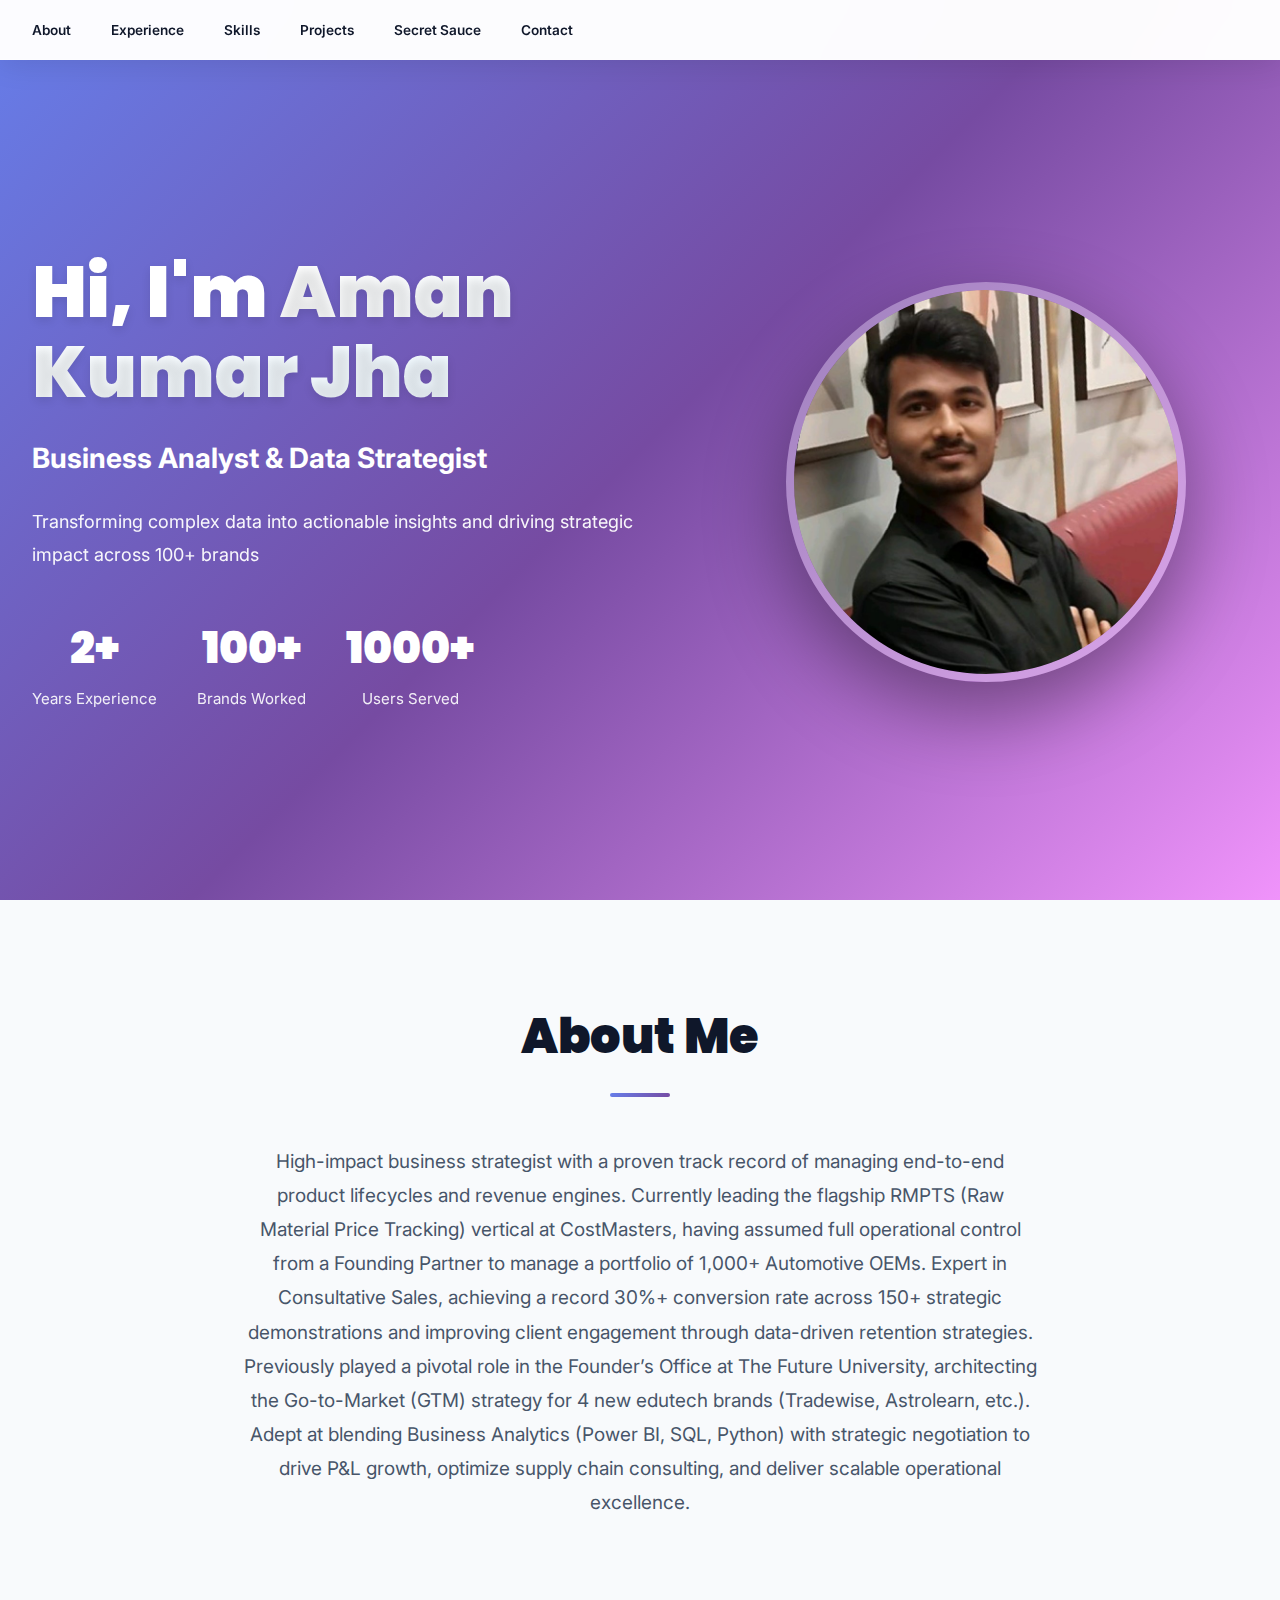
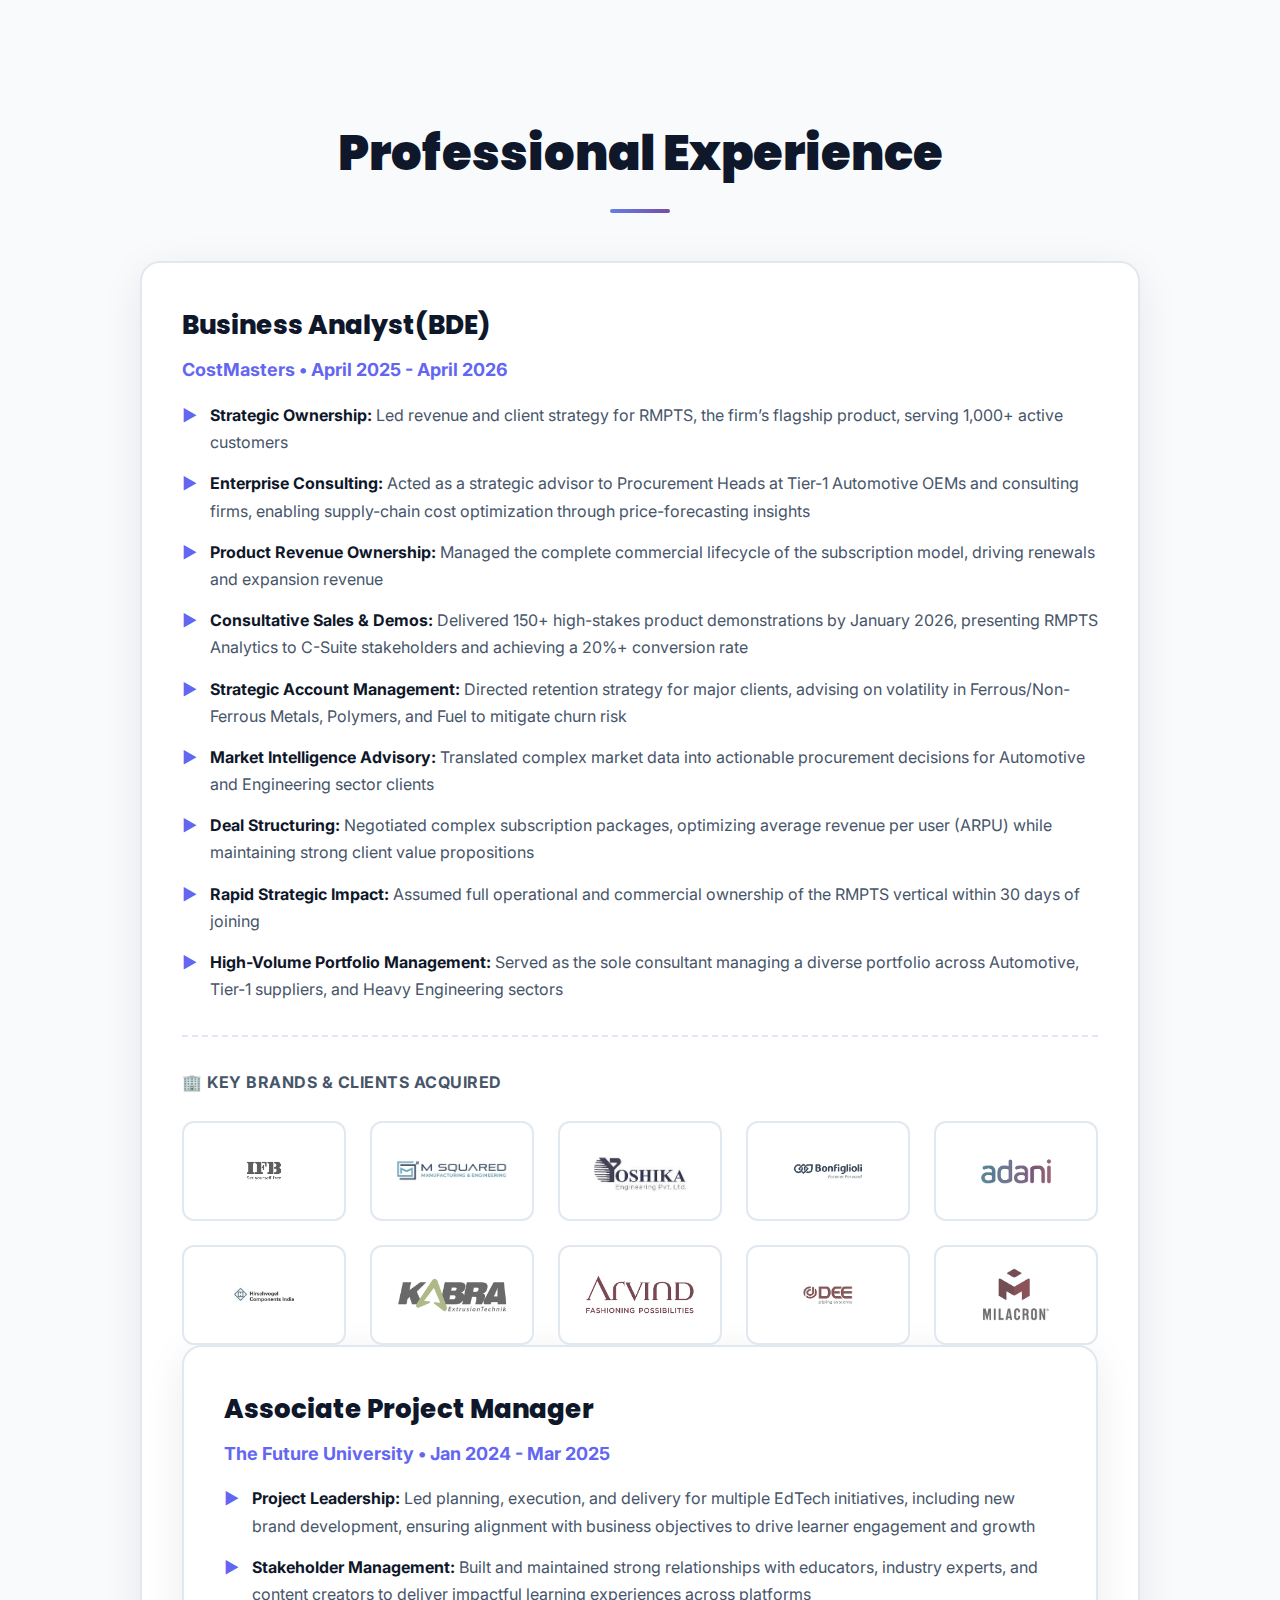
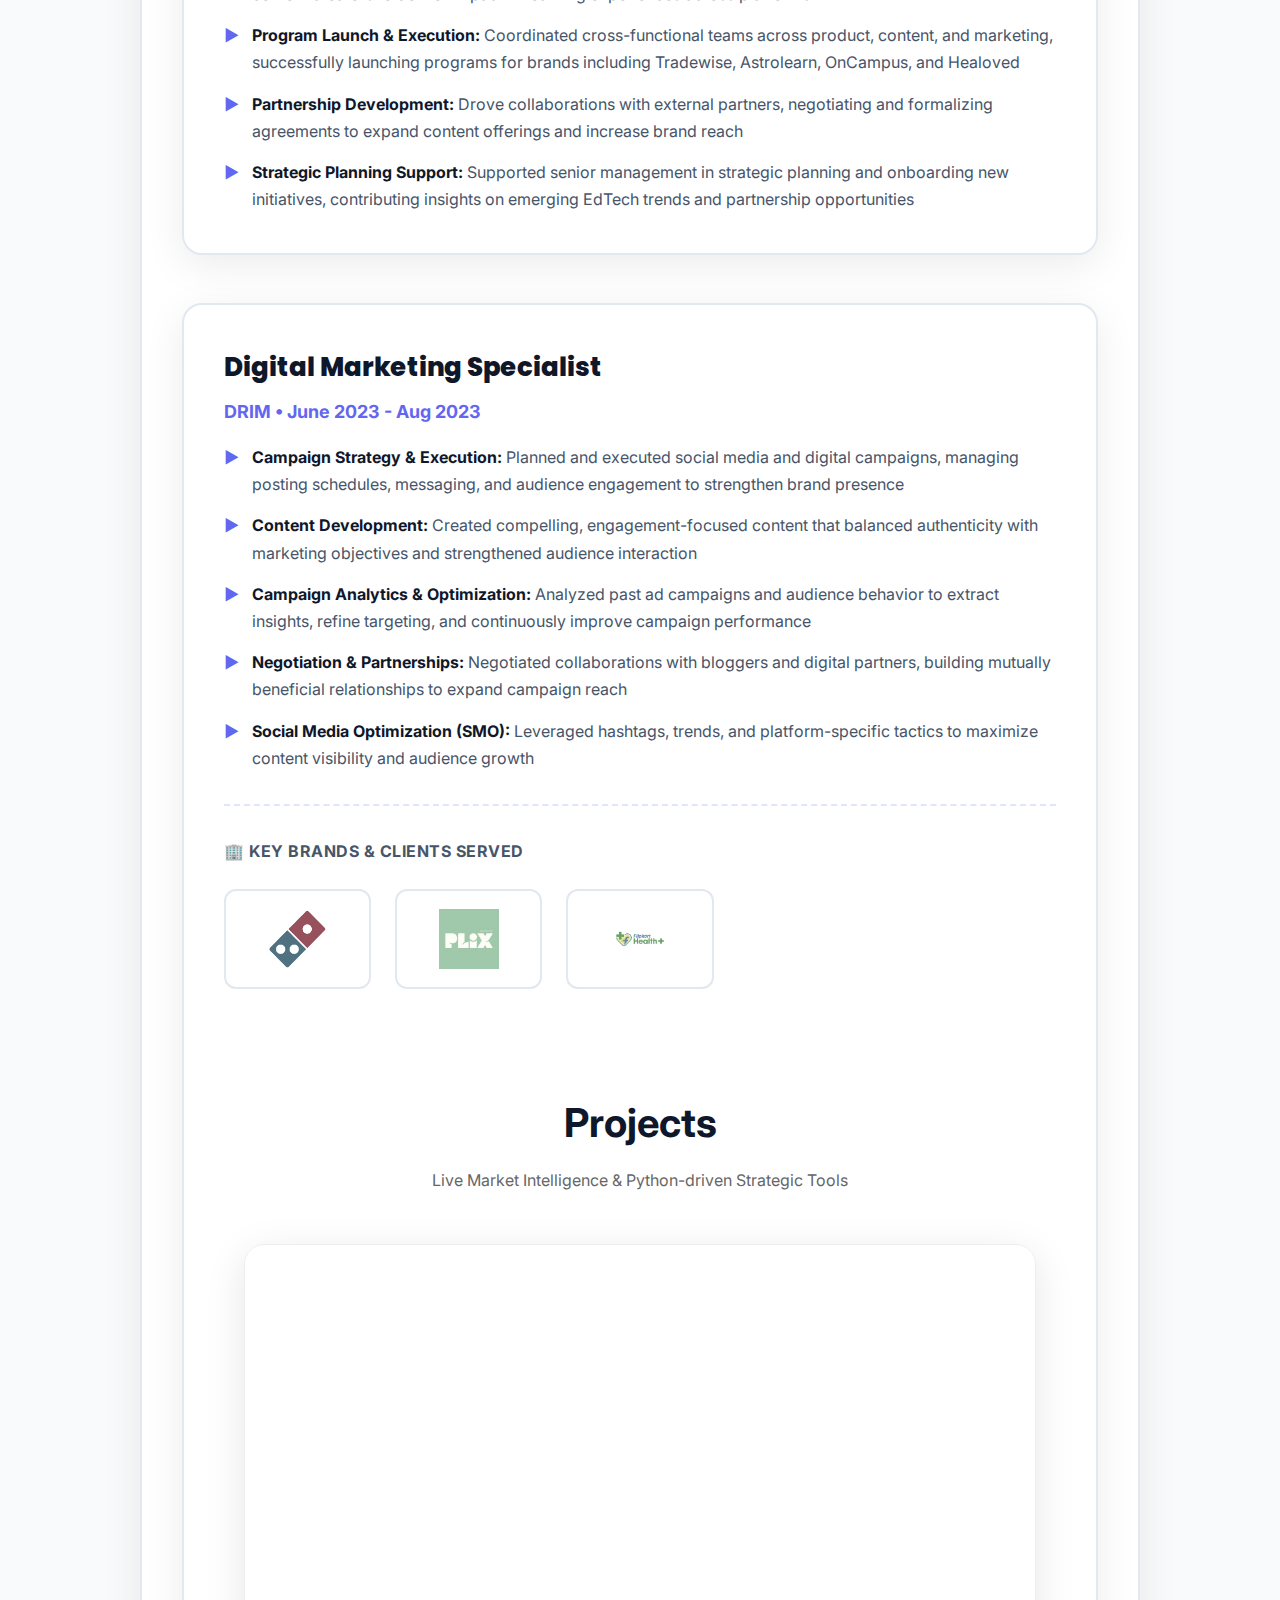
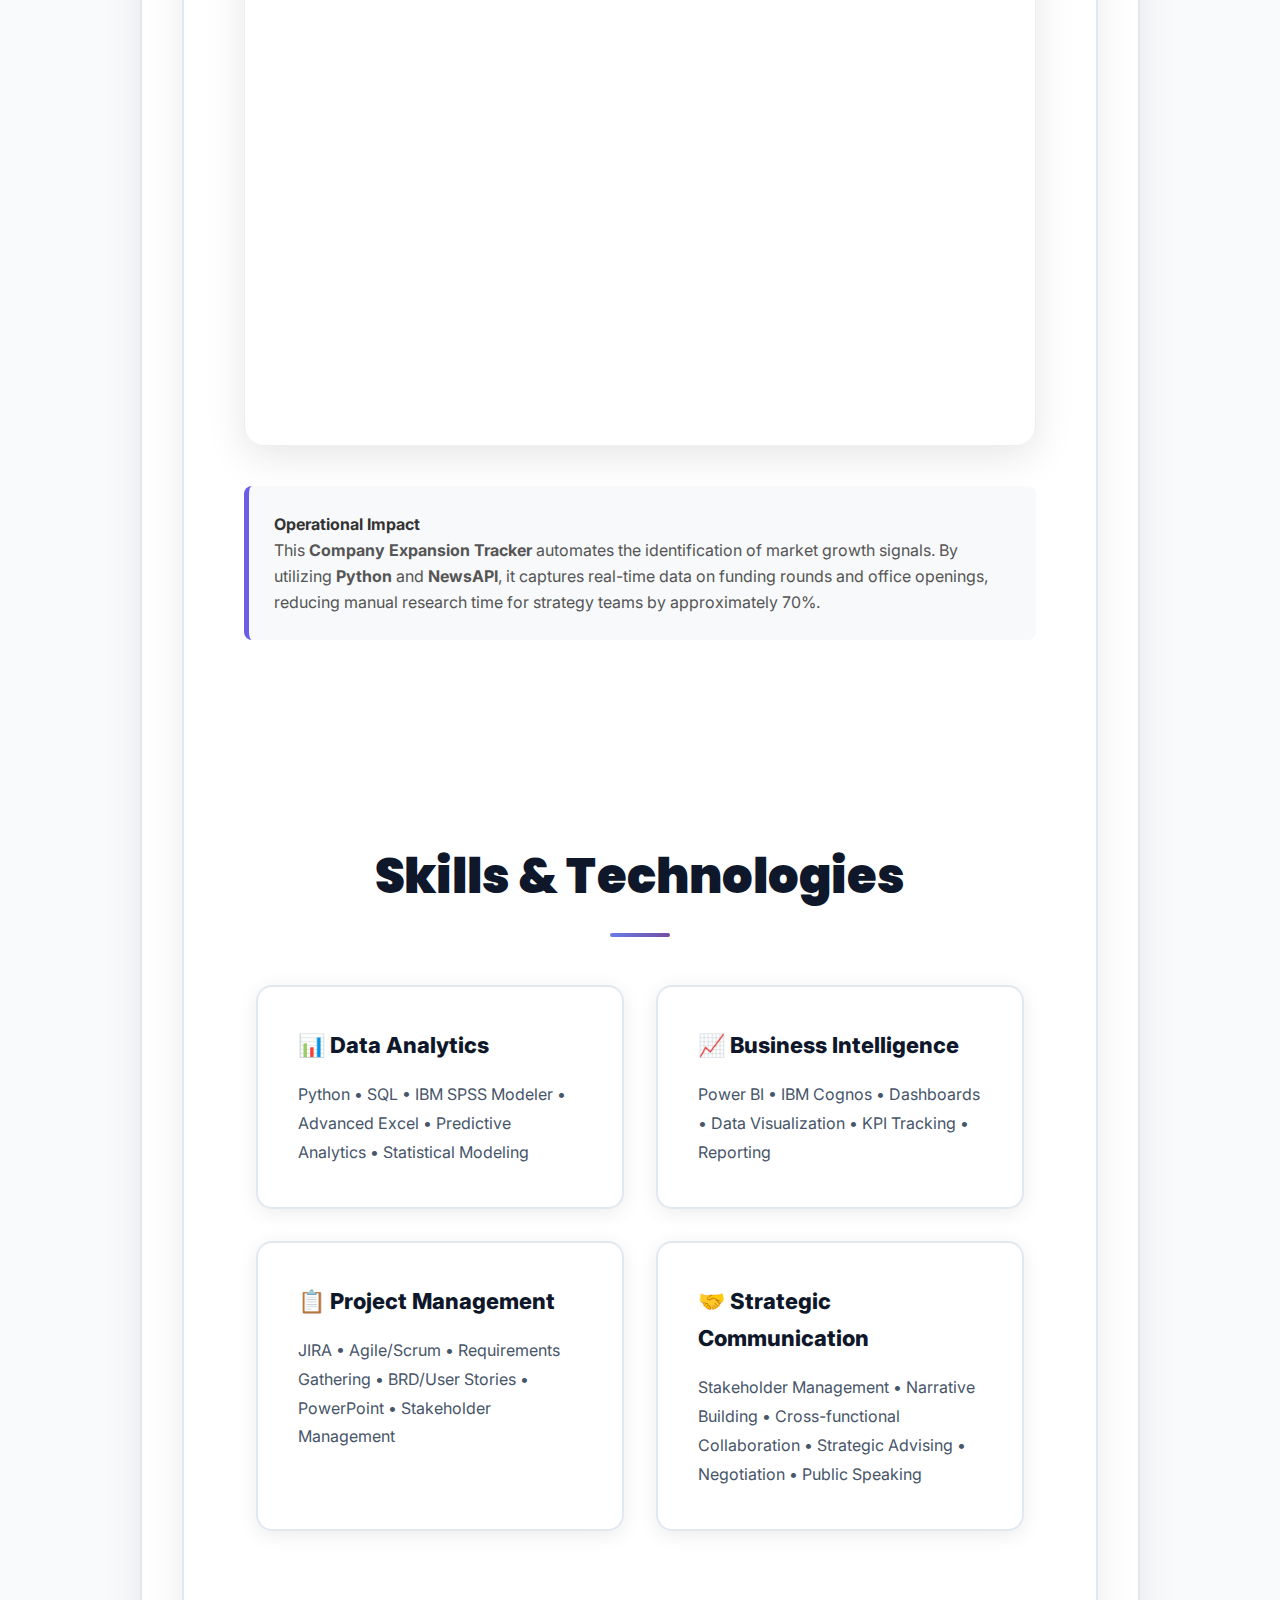
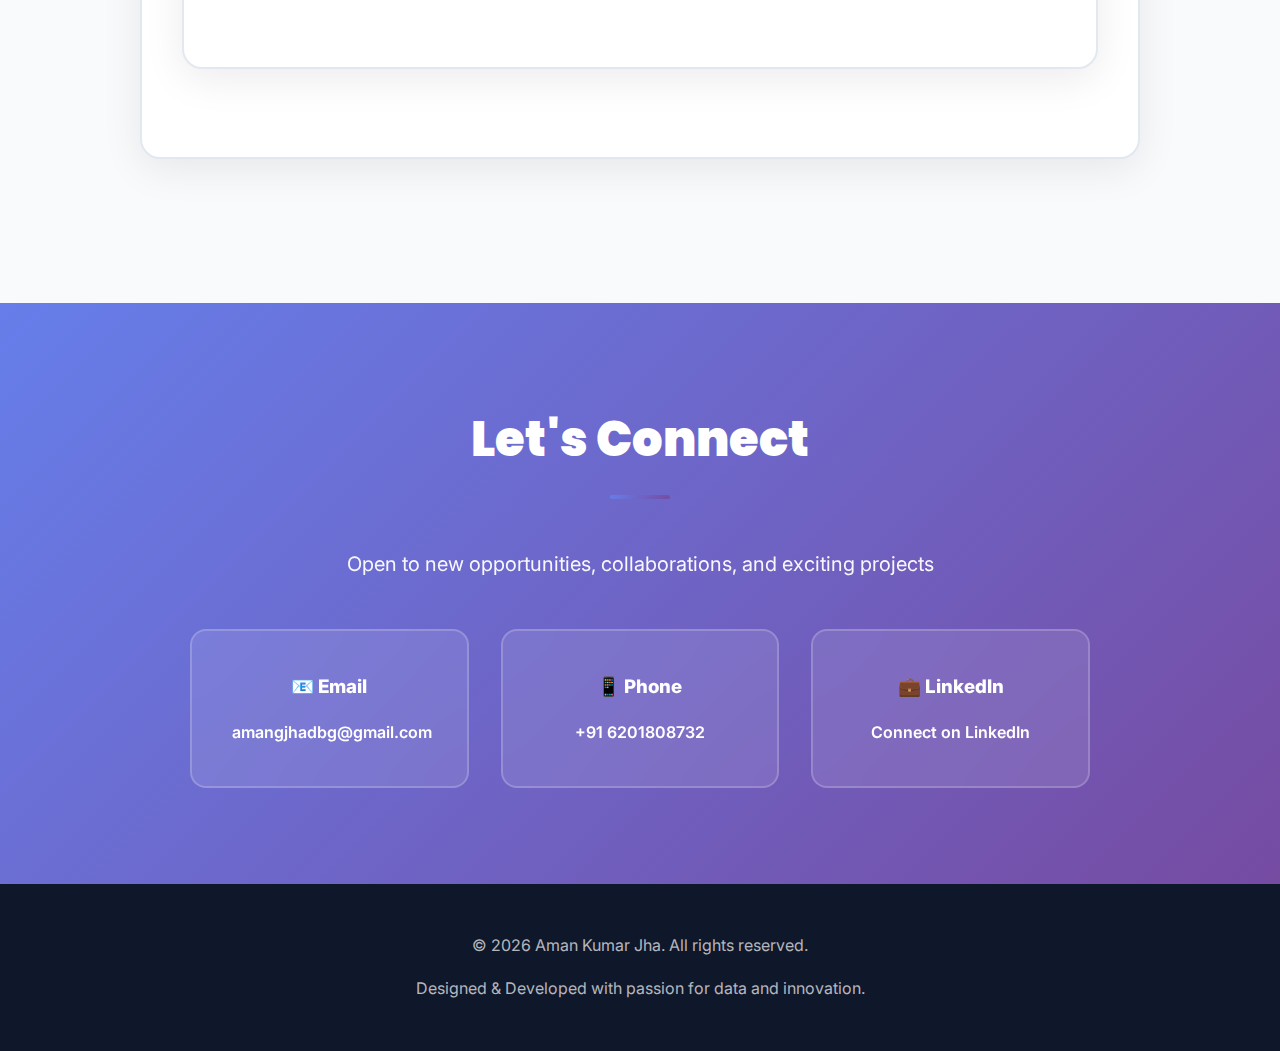
<file: index.html>
<!DOCTYPE html>
<html lang="en">
<head>
    <meta charset="UTF-8">
    <meta name="viewport" content="width=device-width, initial-scale=1.0">
    
    <title>Aman Jha | Business Analyst & Consultant</title>
    <meta name="description" content="Portfolio of Aman Jha, a Data Analyst specializing in SQL, Python, and strategic operations. View my projects, resume, and case studies.">
    <meta name="keywords" content="Aman Jha, Data Analyst, SQL, Python, Portfolio, Operations">
    <meta name="author" content="Aman Jha">
    <link rel="canonical" href="https://amanjha.in/"><link rel="stylesheet" href="style.css">

    <meta property="og:type" content="website">
    <meta property="og:url" content="https://amanjha.in/">
    <meta property="og:title" content="Aman Jha | Data Analyst Portfolio">
    <meta property="og:description" content="Explore my data analysis projects, SQL case studies, and resume.">
    <meta property="og:image" content="https://amanjha.in/profile-photo.jpg">
    <meta property="twitter:card" content="summary_large_image">
    <meta property="twitter:url" content="https://amanjha.in/">
    <meta property="twitter:title" content="Aman Jha | Data Analyst Portfolio">
    <meta property="twitter:description" content="Explore my data analysis projects, SQL case studies, and resume.">
    <meta property="twitter:image" content="https://amanjha.in/profile-photo.jpg">

    <link rel="stylesheet" href="style.css">
    <style>
    /* FORCE MOBILE RESPONSIVENESS */
    @media (max-width: 768px) {
        
        /* 1. Fix the Huge Text */
        h1, h1 span {
            font-size: 2.5rem !important; /* Shrink from 4.5rem to 2.5rem */
            line-height: 1.2 !important;
        }
        p {
            font-size: 1rem !important; /* Make paragraphs readable */
        }
        
        /* 2. Stack the Hero Section (Image below text) */
        .hero-container {
            grid-template-columns: 1fr !important; /* Force single column */
            display: flex !important;
            flex-direction: column-reverse; /* Put image on top, text below (or remove reverse to swap) */
            text-align: center !important;
            gap: 2rem !important;
        }
        
        /* 3. Resize Profile Photo */
        .profile-image {
            width: 250px !important;
            height: 250px !important;
            margin: 0 auto !important;
        }
        
        /* 4. Fix Padding & Margins (Stop horizontal scrolling) */
        section {
            padding: 3rem 1rem !important; /* Reduce padding from 6rem to 3rem */
        }
        .container {
            padding: 0 1rem !important;
            width: 100% !important;
        }
        
        /* 5. Fix the "Brands/Logos" Grid */
        .brands-grid {
            grid-template-columns: repeat(2, 1fr) !important; /* Show 2 logos per row on mobile */
            gap: 1rem !important;
        }
        
        /* 6. Ensure Hamburger Menu Appears */
        .nav-links {
            display: none; /* Hide desktop links */
        }
        .mobile-menu-btn {
            display: block !important; /* Show hamburger button */
            font-size: 2rem !important;
        }
    }
    
    /* GLOBAL FIXES */
    img {
        max-width: 100%; /* Prevent logos from overflowing */
        height: auto;
    }
    body {
        overflow-x: hidden; /* Cut off any side-scrolling */
    }
</style>
    </head>
    <link href="https://fonts.googleapis.com/css2?family=Inter:wght@300;400;500;600;700;800;900&family=Poppins:wght@600;700;800;900&display=swap" rel="stylesheet">
    <style>
        * { margin: 0; padding: 0; box-sizing: border-box; }
        :root {
            --primary: #6366f1;
            --gradient: linear-gradient(135deg, #667eea 0%, #764ba2 100%);
        }
        body { font-family: 'Inter', sans-serif; line-height: 1.7; }
        nav { position: fixed; top: 0; width: 100%; background: rgba(255,255,255,0.98); backdrop-filter: blur(20px); box-shadow: 0 4px 30px rgba(0,0,0,0.1); z-index: 1000; }
        .nav-container { max-width: 1280px; margin: 0 auto; padding: 1rem 2rem; display: flex; justify-content: space-between; align-items: center; }
        .logo { font-size: 1.75rem; font-weight: 800; background: var(--gradient); -webkit-background-clip: text; -webkit-text-fill-color: transparent; text-decoration: none; font-family: 'Poppins', sans-serif; }
        .nav-links { display: flex; gap: 2.5rem; list-style: none; }
        .nav-links a { color: #0f172a; text-decoration: none; font-weight: 600; transition: color 0.3s; }
        .nav-links a:hover { color: var(--primary); }
        .mobile-menu-btn { display: none; background: none; border: none; font-size: 1.5rem; cursor: pointer; }
        .hero { min-height: 100vh; display: flex; align-items: center; background: linear-gradient(135deg, #667eea 0%, #764ba2 50%, #f093fb 100%); color: white; padding: 8rem 2rem 4rem; }
        .hero-container { max-width: 1280px; margin: 0 auto; display: grid; grid-template-columns: 1.2fr 1fr; gap: 4rem; align-items: center; }
        .hero h1 { font-size: 4.5rem; font-weight: 900; margin-bottom: 1.5rem; font-family: 'Poppins', sans-serif; }
        .profile-image { width: 400px; height: 400px; border-radius: 50%; object-fit: cover; border: 8px solid rgba(255,255,255,0.3); box-shadow: 0 30px 80px rgba(0,0,0,0.4); }
        section { padding: 6rem 2rem; }
        .container { max-width: 1280px; margin: 0 auto; }
        .section-title { font-size: 3rem; font-weight: 900; text-align: center; margin-bottom: 3rem; font-family: 'Poppins', sans-serif; }
        .timeline { position: relative; max-width: 1000px; margin: 0 auto; }
        .timeline-item { margin-bottom: 3rem; padding: 2.5rem; background: white; border-radius: 20px; box-shadow: 0 10px 40px rgba(0,0,0,0.08); border: 2px solid #e2e8f0; transition: all 0.3s; }
        .timeline-item:hover { box-shadow: 0 15px 50px rgba(102,126,234,0.15); transform: translateY(-5px); border-color: var(--primary); }
        .timeline-title { font-size: 1.625rem; font-weight: 800; margin-bottom: 0.5rem; font-family: 'Poppins', sans-serif; }
        .timeline-company { color: #6366f1; font-weight: 700; font-size: 1.125rem; margin-bottom: 1rem; }
        .brands-worked { margin-top: 2rem; padding-top: 2rem; border-top: 2px dashed rgba(102,126,234,0.2); }
        .brands-worked h4 { font-weight: 700; margin-bottom: 1.5rem; color: #475569; font-size: 1rem; text-transform: uppercase; letter-spacing: 0.5px; }
        .brands-grid { display: grid; grid-template-columns: repeat(auto-fill, minmax(140px, 1fr)); gap: 1.5rem; }
        .brand-logo { background: white; border: 2px solid #e2e8f0; border-radius: 12px; padding: 1.5rem; min-height: 100px; display: flex; align-items: center; justify-content: center; transition: all 0.3s; }
        .brand-logo:hover { border-color: var(--primary); transform: translateY(-5px); box-shadow: 0 8px 20px rgba(102,126,234,0.15); }
        .brand-logo img { max-height: 60px; max-width: 100%; object-fit: contain; filter: grayscale(60%); opacity: 0.85; transition: all 0.3s; }
        .brand-logo:hover img { filter: grayscale(0%); opacity: 1; }
        .brand-name { font-size: 0.9375rem; font-weight: 700; color: #0f172a; text-align: center; }
        .skills-grid { display: grid; grid-template-columns: repeat(auto-fit, minmax(300px, 1fr)); gap: 2rem; max-width: 1000px; margin: 0 auto; }
        .skill-card { padding: 2.5rem; background: white; border-radius: 16px; box-shadow: 0 4px 20px rgba(0,0,0,0.08); border: 2px solid #e2e8f0; transition: all 0.3s; }
        .skill-card:hover { border-color: var(--primary); transform: translateY(-5px); box-shadow: 0 10px 30px rgba(102,126,234,0.15); }
        .skill-card h3 { margin-bottom: 1rem; font-weight: 800; font-size: 1.375rem; color: #0f172a; }
        @media (max-width: 768px) {
            .nav-links { display: none; }
            .mobile-menu-btn { display: block; }
            .hero-container { grid-template-columns: 1fr; text-align: center; }
            .profile-image { width: 280px; height: 280px; }
            .hero h1 { font-size: 2.5rem; }
            .brands-grid { grid-template-columns: repeat(auto-fill, minmax(120px, 1fr)); }
        }
    </style>
</head>
<body>
   <nav class="navbar">
    <div class="nav-container">
        <ul class="nav-links">
            <li><a href="#about">About</a></li>
            <li><a href="#experience">Experience</a></li>
            <li><a href="#skills">Skills</a></li>
            <li><a href="#projects">Projects</a></li>
    </section>
            <li><a href="secret-sauce.html">Secret Sauce</a></li>
            <li><a href="#contact">Contact</a></li>
        </ul>
    </div>
</nav>

    <section class="hero">
        <div class="hero-container">
            <div>
                <h1>Hi, I'm <span style="background: linear-gradient(135deg, #fff 0%, #f0f9ff 100%); -webkit-background-clip: text; -webkit-text-fill-color: transparent;">Aman Kumar Jha</span></h1>
                <p style="font-size: 1.75rem; margin-bottom: 1.5rem; font-weight: 700;">Business Analyst & Data Strategist</p>
                <p style="font-size: 1.125rem; margin-bottom: 2.5rem; line-height: 1.8; opacity: 0.95;">Transforming complex data into actionable insights and driving strategic impact across 100+ brands</p>
                <div style="display: flex; gap: 2.5rem; flex-wrap: wrap; margin-top: 2.5rem;">
                    <div style="text-align: center;">
                        <div style="font-size: 2.75rem; font-weight: 900; font-family: 'Poppins', sans-serif;">2+</div>
                        <div style="font-size: 0.9375rem; opacity: 0.9;">Years Experience</div>
                    </div>
                    <div style="text-align: center;">
                        <div style="font-size: 2.75rem; font-weight: 900; font-family: 'Poppins', sans-serif;">100+</div>
                        <div style="font-size: 0.9375rem; opacity: 0.9;">Brands Worked</div>
                    </div>
                    <div style="text-align: center;">
                        <div style="font-size: 2.75rem; font-weight: 900; font-family: 'Poppins', sans-serif;">1000+</div>
                        <div style="font-size: 0.9375rem; opacity: 0.9;">Users Served</div>
                    </div>
                </div>
            </div>
            <div style="display: flex; justify-content: center;">
                <img src="profile-photo.jpg" alt="Aman Kumar Jha" class="profile-image">
            </div>
        </div>
    </section>

    <section id="about">
        <div class="container">
            <h2 class="section-title">About Me</h2>
            <p style="max-width: 800px; margin: 0 auto; font-size: 1.1875rem; line-height: 1.8; text-align: center; color: #475569;">High-impact business strategist with a proven track record of managing end-to-end product lifecycles and revenue engines. Currently leading the flagship RMPTS (Raw Material Price Tracking) vertical at CostMasters, having assumed full operational control from a Founding Partner to manage a portfolio of 1,000+ Automotive OEMs. Expert in Consultative Sales, achieving a record 30%+ conversion rate across 150+ strategic demonstrations and improving client engagement through data-driven retention strategies.
Previously played a pivotal role in the Founder’s Office at The Future University, architecting the Go-to-Market (GTM) strategy for 4 new edutech brands (Tradewise, Astrolearn, etc.). Adept at blending Business Analytics (Power BI, SQL, Python) with strategic negotiation to drive P&L growth, optimize supply chain consulting, and deliver scalable operational excellence.</p>
        </div>
    </section>

    <section id="experience" style="background: #f8fafc;">
        <div class="container">
            <h2 class="section-title">Professional Experience</h2>
            <div class="timeline">
                <div class="timeline-item">
                    <h3 class="timeline-title">Business Analyst(BDE)</h3>
                    <p class="timeline-company">CostMasters • April 2025 - April 2026</p>
                    <ul style="list-style: none; padding-left: 0; color: #475569;">

    <li style="margin-bottom: 0.875rem; padding-left: 1.75rem; position: relative;">
        <span style="position: absolute; left: 0; color: #6366f1; font-weight: bold;">▶</span>
        <strong style="color: #0f172a;">Strategic Ownership:</strong> Led revenue and client strategy for RMPTS, the firm’s flagship product, serving 1,000+ active customers
    </li>

    <li style="margin-bottom: 0.875rem; padding-left: 1.75rem; position: relative;">
        <span style="position: absolute; left: 0; color: #6366f1; font-weight: bold;">▶</span>
        <strong style="color: #0f172a;">Enterprise Consulting:</strong> Acted as a strategic advisor to Procurement Heads at Tier-1 Automotive OEMs and consulting firms, enabling supply-chain cost optimization through price-forecasting insights
    </li>

    <li style="margin-bottom: 0.875rem; padding-left: 1.75rem; position: relative;">
        <span style="position: absolute; left: 0; color: #6366f1; font-weight: bold;">▶</span>
        <strong style="color: #0f172a;">Product Revenue Ownership:</strong> Managed the complete commercial lifecycle of the subscription model, driving renewals and expansion revenue
    </li>

    <li style="margin-bottom: 0.875rem; padding-left: 1.75rem; position: relative;">
        <span style="position: absolute; left: 0; color: #6366f1; font-weight: bold;">▶</span>
        <strong style="color: #0f172a;">Consultative Sales & Demos:</strong> Delivered 150+ high-stakes product demonstrations by January 2026, presenting RMPTS Analytics to C-Suite stakeholders and achieving a 20%+ conversion rate
    </li>

    <li style="margin-bottom: 0.875rem; padding-left: 1.75rem; position: relative;">
        <span style="position: absolute; left: 0; color: #6366f1; font-weight: bold;">▶</span>
        <strong style="color: #0f172a;">Strategic Account Management:</strong> Directed retention strategy for major clients, advising on volatility in Ferrous/Non-Ferrous Metals, Polymers, and Fuel to mitigate churn risk
    </li>

    <li style="margin-bottom: 0.875rem; padding-left: 1.75rem; position: relative;">
        <span style="position: absolute; left: 0; color: #6366f1; font-weight: bold;">▶</span>
        <strong style="color: #0f172a;">Market Intelligence Advisory:</strong> Translated complex market data into actionable procurement decisions for Automotive and Engineering sector clients
    </li>

    <li style="margin-bottom: 0.875rem; padding-left: 1.75rem; position: relative;">
        <span style="position: absolute; left: 0; color: #6366f1; font-weight: bold;">▶</span>
        <strong style="color: #0f172a;">Deal Structuring:</strong> Negotiated complex subscription packages, optimizing average revenue per user (ARPU) while maintaining strong client value propositions
    </li>

    <li style="margin-bottom: 0.875rem; padding-left: 1.75rem; position: relative;">
        <span style="position: absolute; left: 0; color: #6366f1; font-weight: bold;">▶</span>
        <strong style="color: #0f172a;">Rapid Strategic Impact:</strong> Assumed full operational and commercial ownership of the RMPTS vertical within 30 days of joining
    </li>

    <li style="padding-left: 1.75rem; position: relative;">
        <span style="position: absolute; left: 0; color: #6366f1; font-weight: bold;">▶</span>
        <strong style="color: #0f172a;">High-Volume Portfolio Management:</strong> Served as the sole consultant managing a diverse portfolio across Automotive, Tier-1 suppliers, and Heavy Engineering sectors
    </li>

</ul>

                    
                    <div class="brands-worked">
    <h4>🏢 Key Brands & Clients Acquired</h4>
    <div class="brands-grid">
        <div class="brand-logo">
            <img src="IFB.png" alt="IFB">
        </div>

        <div class="brand-logo">
            <img src="Msquare.png" alt="M Square">
        </div>

        <div class="brand-logo">
            <img src="Yoshika.jpg" alt="Yoshika Engineering">
        </div>

        <div class="brand-logo">
            <img src="Bonfiglioli.png" alt="Bonfiglioli">
        </div>

        <div class="brand-logo">
            <img src="adani.png" alt="Adani">
        </div>

        <div class="brand-logo">
            <img src="Hirschvogel.jpg" alt="Hirschvogel">
        </div>

        <div class="brand-logo">
            <img src="kabra.png" alt="Kabra Extrusion">
        </div>

        <div class="brand-logo">
            <img src="Arvind.png" alt="Arvind">
        </div>

        <div class="brand-logo">
            <img src="Dee piping.png" alt="Dee Piping">
        </div>

        <div class="brand-logo">
            <img src="Milacron.png" alt="Milacron">
        </div>
    </div>
</div>

                <div class="timeline-item">
                    <h3 class="timeline-title">Associate Project Manager</h3>
                    <p class="timeline-company">The Future University • Jan 2024 - Mar 2025</p>
                    <ul style="list-style: none; padding-left: 0; color: #475569;">

    <li style="margin-bottom: 0.875rem; padding-left: 1.75rem; position: relative;">
        <span style="position: absolute; left: 0; color: #6366f1; font-weight: bold;">▶</span>
        <strong style="color: #0f172a;">Project Leadership:</strong> Led planning, execution, and delivery for multiple EdTech initiatives, including new brand development, ensuring alignment with business objectives to drive learner engagement and growth
    </li>

    <li style="margin-bottom: 0.875rem; padding-left: 1.75rem; position: relative;">
        <span style="position: absolute; left: 0; color: #6366f1; font-weight: bold;">▶</span>
        <strong style="color: #0f172a;">Stakeholder Management:</strong> Built and maintained strong relationships with educators, industry experts, and content creators to deliver impactful learning experiences across platforms
    </li>

    <li style="margin-bottom: 0.875rem; padding-left: 1.75rem; position: relative;">
        <span style="position: absolute; left: 0; color: #6366f1; font-weight: bold;">▶</span>
        <strong style="color: #0f172a;">Program Launch & Execution:</strong> Coordinated cross-functional teams across product, content, and marketing, successfully launching programs for brands including Tradewise, Astrolearn, OnCampus, and Healoved
    </li>

    <li style="margin-bottom: 0.875rem; padding-left: 1.75rem; position: relative;">
        <span style="position: absolute; left: 0; color: #6366f1; font-weight: bold;">▶</span>
        <strong style="color: #0f172a;">Partnership Development:</strong> Drove collaborations with external partners, negotiating and formalizing agreements to expand content offerings and increase brand reach
    </li>

    <li style="padding-left: 1.75rem; position: relative;">
        <span style="position: absolute; left: 0; color: #6366f1; font-weight: bold;">▶</span>
        <strong style="color: #0f172a;">Strategic Planning Support:</strong> Supported senior management in strategic planning and onboarding new initiatives, contributing insights on emerging EdTech trends and partnership opportunities
    </li>

</ul>
</div>


                <div class="timeline-item">
                    <h3 class="timeline-title">Digital Marketing Specialist</h3>
                    <p class="timeline-company">DRIM • June 2023 - Aug 2023</p>
                    <ul style="list-style: none; padding-left: 0; color: #475569;">

    <li style="margin-bottom: 0.875rem; padding-left: 1.75rem; position: relative;">
        <span style="position: absolute; left: 0; color: #6366f1; font-weight: bold;">▶</span>
        <strong style="color: #0f172a;">Campaign Strategy & Execution:</strong> Planned and executed social media and digital campaigns, managing posting schedules, messaging, and audience engagement to strengthen brand presence
    </li>

    <li style="margin-bottom: 0.875rem; padding-left: 1.75rem; position: relative;">
        <span style="position: absolute; left: 0; color: #6366f1; font-weight: bold;">▶</span>
        <strong style="color: #0f172a;">Content Development:</strong> Created compelling, engagement-focused content that balanced authenticity with marketing objectives and strengthened audience interaction
    </li>

    <li style="margin-bottom: 0.875rem; padding-left: 1.75rem; position: relative;">
        <span style="position: absolute; left: 0; color: #6366f1; font-weight: bold;">▶</span>
        <strong style="color: #0f172a;">Campaign Analytics & Optimization:</strong> Analyzed past ad campaigns and audience behavior to extract insights, refine targeting, and continuously improve campaign performance
    </li>

    <li style="margin-bottom: 0.875rem; padding-left: 1.75rem; position: relative;">
        <span style="position: absolute; left: 0; color: #6366f1; font-weight: bold;">▶</span>
        <strong style="color: #0f172a;">Negotiation & Partnerships:</strong> Negotiated collaborations with bloggers and digital partners, building mutually beneficial relationships to expand campaign reach
    </li>

    <li style="padding-left: 1.75rem; position: relative;">
        <span style="position: absolute; left: 0; color: #6366f1; font-weight: bold;">▶</span>
        <strong style="color: #0f172a;">Social Media Optimization (SMO):</strong> Leveraged hashtags, trends, and platform-specific tactics to maximize content visibility and audience growth
    </li>

</ul>

                    
                   <div class="brands-worked">
    <h4>🏢 Key Brands & Clients Served</h4>
    <div class="brands-grid">
        <div class="brand-logo">
            <img src="Dominos.png" alt="Domino's">
        </div>
        
        <div class="brand-logo">
            <img src="Plix.jpg" alt="Plix">
        </div>
        
        <div class="brand-logo">
            <img src="Flipkart health.png" alt="Flipkart Health">
        </div>
    </div>
</div>
<section id="projects" style="padding: 100px 0; background-color: #ffffff;">
    <div class="container" style="max-width: 1200px; margin: 0 auto; padding: 0 20px;">
        
        <h2 style="text-align: center; font-size: 2.5rem; margin-bottom: 10px;">Projects</h2>
        <p style="text-align: center; color: #666; margin-bottom: 50px;">
            Live Market Intelligence & Python-driven Strategic Tools
        </p>

        <div style="box-shadow: 0 10px 40px rgba(0,0,0,0.1); border-radius: 20px; overflow: hidden; border: 1px solid #eee;">
            <iframe 
                src="https://expansion-tracker-bupmprc93c5hphypekzxgd.streamlit.app/?embed=true" 
                width="100%" 
                height="800px" 
                frameborder="0"
                style="display: block;">
            </iframe>
        </div>

        <div style="margin-top: 40px; padding: 25px; background: #f8f9fa; border-left: 5px solid #6c5ce7; border-radius: 8px;">
            <h4 style="margin-top: 0; color: #333;">Operational Impact</h4>
            <p style="margin-bottom: 0; color: #555; line-height: 1.6;">
                This <strong>Company Expansion Tracker</strong> automates the identification of market growth signals. 
                By utilizing <strong>Python</strong> and <strong>NewsAPI</strong>, it captures real-time data on funding rounds and 
                office openings, reducing manual research time for strategy teams by approximately 70%.
            </p>
        </div>
    </div>
</section>
    <section id="skills">
        <div class="container">
            <h2 class="section-title">Skills & Technologies</h2>
            <div class="skills-grid">
        <div class="skill-card">
        <h3>📊 Data Analytics</h3>
        <p style="color: #475569; line-height: 1.8;">Python • SQL • IBM SPSS Modeler • Advanced Excel • Predictive Analytics • Statistical Modeling</p>
    </div>

       <div class="skill-card">
        <h3>📈 Business Intelligence</h3>
        <p style="color: #475569; line-height: 1.8;">Power BI • IBM Cognos • Dashboards • Data Visualization • KPI Tracking • Reporting</p>
    </div>

       <div class="skill-card">
        <h3>📋 Project Management</h3>
        <p style="color: #475569; line-height: 1.8;">JIRA • Agile/Scrum • Requirements Gathering • BRD/User Stories • PowerPoint • Stakeholder Management</p>
    </div>

    <div class="skill-card">
        <h3>🤝 Strategic Communication</h3>
        <p style="color: #475569; line-height: 1.8;">Stakeholder Management • Narrative Building • Cross-functional Collaboration • Strategic Advising • Negotiation • Public Speaking</p>
    </div>
</div>
                </div>
            </div>
        </div>
    </section>

    <section id="contact" style="background: linear-gradient(135deg, #667eea 0%, #764ba2 100%); color: white;">
        <div class="container" style="text-align: center;">
            <h2 class="section-title" style="color: white;">Let's Connect</h2>
            <p style="font-size: 1.25rem; margin-bottom: 3rem; opacity: 0.95;">Open to new opportunities, collaborations, and exciting projects</p>
            <div style="display: grid; grid-template-columns: repeat(auto-fit, minmax(250px, 1fr)); gap: 2rem; max-width: 900px; margin: 0 auto;">
                <div style="padding: 2.5rem; background: rgba(255,255,255,0.1); backdrop-filter: blur(20px); border-radius: 16px; border: 2px solid rgba(255,255,255,0.2); transition: all 0.3s;">
                    <h3 style="margin-bottom: 1rem; font-weight: 800;">📧 Email</h3>
                    <a href="mailto:amangjhadbg@gmail.com" style="color: white; text-decoration: none; font-weight: 600;">amangjhadbg@gmail.com</a>
                </div>
                <div style="padding: 2.5rem; background: rgba(255,255,255,0.1); backdrop-filter: blur(20px); border-radius: 16px; border: 2px solid rgba(255,255,255,0.2); transition: all 0.3s;">
                    <h3 style="margin-bottom: 1rem; font-weight: 800;">📱 Phone</h3>
                    <a href="tel:+916201808732" style="color: white; text-decoration: none; font-weight: 600;">+91 6201808732</a>
                </div>
                <div style="padding: 2.5rem; background: rgba(255,255,255,0.1); backdrop-filter: blur(20px); border-radius: 16px; border: 2px solid rgba(255,255,255,0.2); transition: all 0.3s;">
                    <h3 style="margin-bottom: 1rem; font-weight: 800;">💼 LinkedIn</h3>
                    <a href="https://linkedin.com/in/aman-jha-58552319b" target="_blank" style="color: white; text-decoration: none; font-weight: 600;">Connect on LinkedIn</a>
                </div>
            </div>
        </div>
    </section>

    <footer style="background: #0f172a; color: rgba(255,255,255,0.7); padding: 3rem 2rem; text-align: center;">
        <p style="margin-bottom: 1rem;">&copy; 2026 Aman Kumar Jha. All rights reserved.</p>
        <p>Designed & Developed with passion for data and innovation.</p>
    </footer>
    
    <script src="script.js"></script>

</body>
</html>
</body>
</html>
</file>
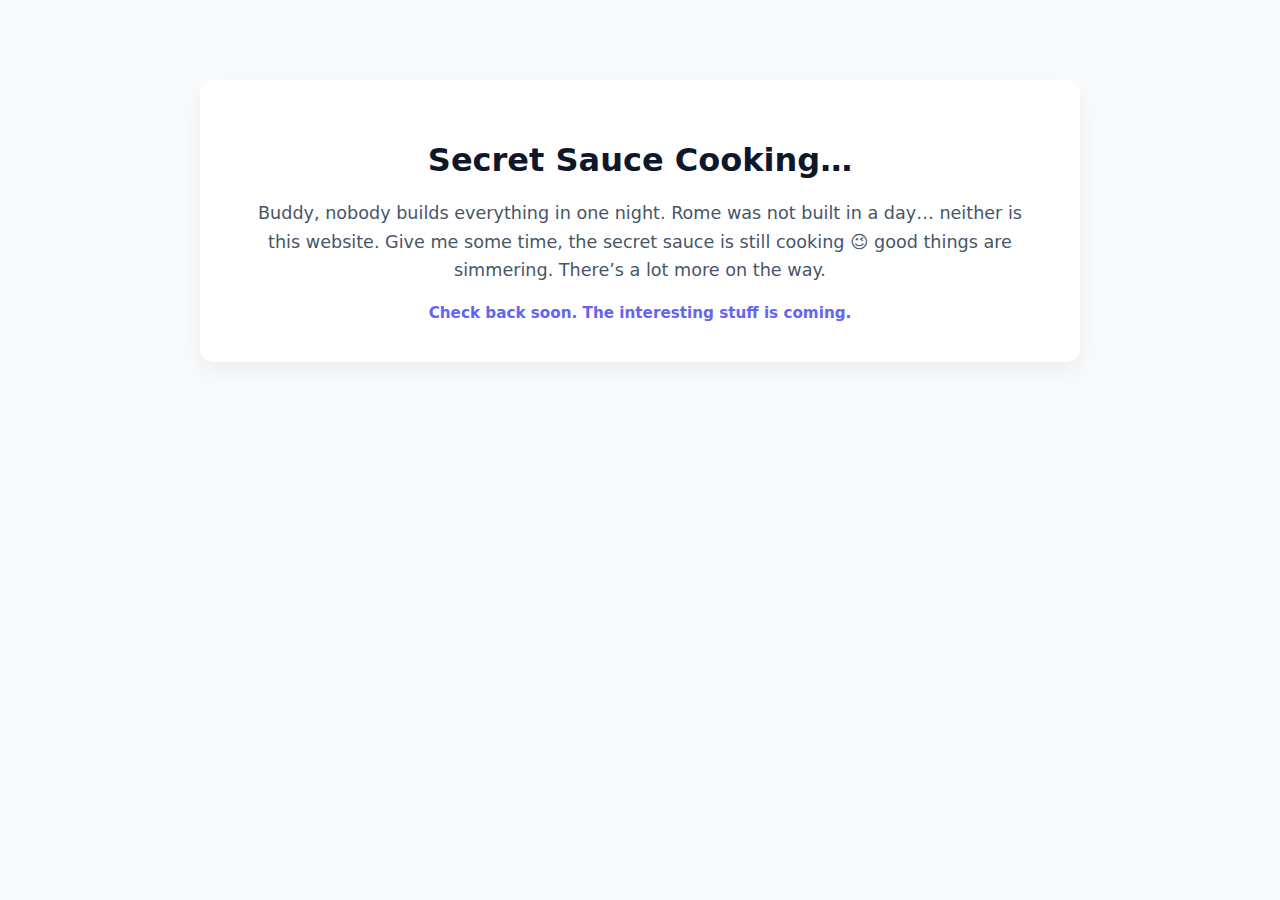
<file: secret-sauce.html>
<!DOCTYPE html>
<html lang="en">
<head>
    <meta charset="UTF-8">
    <title>Secret Sauce</title>
    <meta name="viewport" content="width=device-width, initial-scale=1.0">

    <style>
        body {
            font-family: system-ui, -apple-system, Segoe UI, Roboto, sans-serif;
            background: #f8fafc;
            margin: 0;
            padding: 0;
        }

        .container {
            max-width: 800px;
            margin: 80px auto;
            padding: 40px;
            background: white;
            border-radius: 14px;
            box-shadow: 0 10px 25px rgba(0,0,0,0.05);
            text-align: center;
        }

        h1 {
            color: #0f172a;
            margin-bottom: 20px;
        }

        p {
            color: #475569;
            font-size: 1.1rem;
            line-height: 1.6;
        }

        .wink {
            margin-top: 20px;
            font-size: 0.95rem;
            color: #6366f1;
            font-weight: 600;
        }
    </style>
</head>
<body>

<div class="container">
    <h1>Secret Sauce Cooking…</h1>

    <p>
        Buddy, nobody builds everything in one night. 
        Rome was not built in a day… neither is this website.  
    Give me some time, the secret sauce is still cooking 😉 
        good things are simmering.  
        There’s a lot more on the way.
    </p>

    <div class="wink">Check back soon. The interesting stuff is coming.</div>
</div>

</body>
</html>
</file>
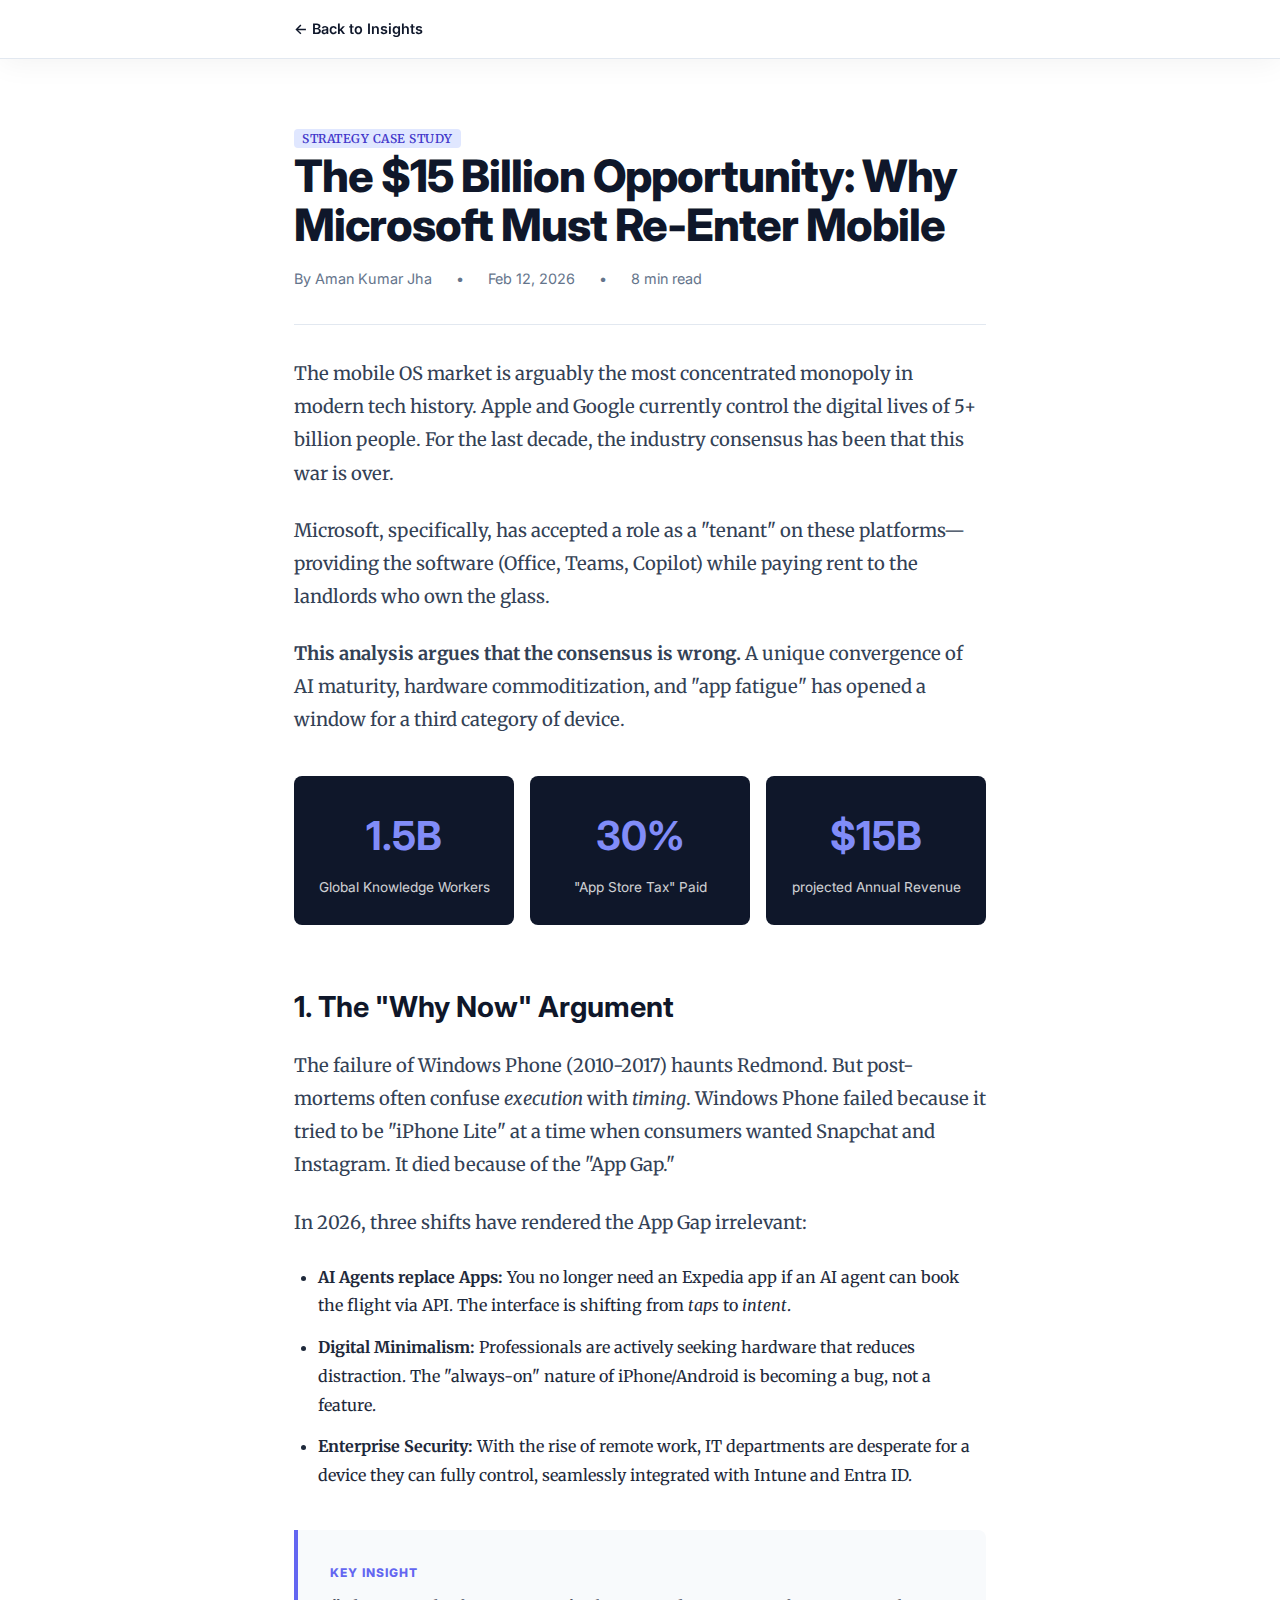
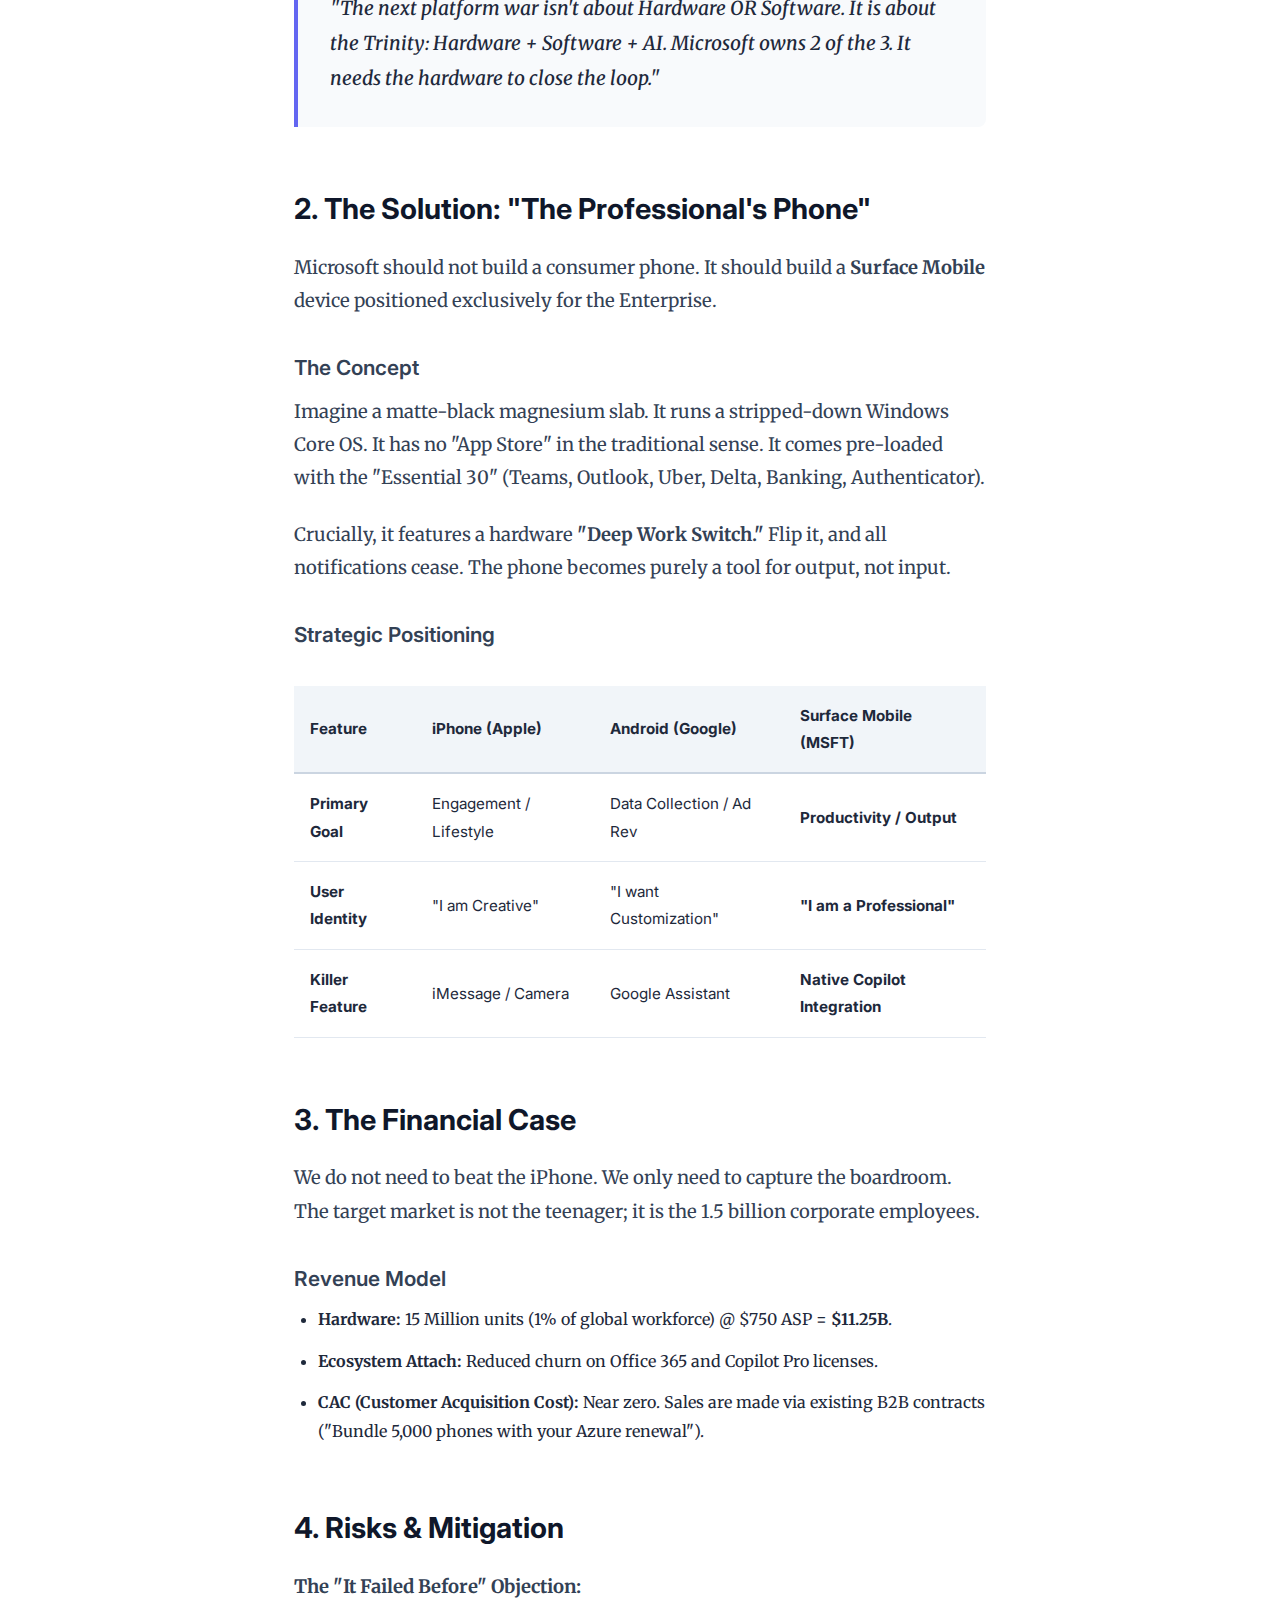
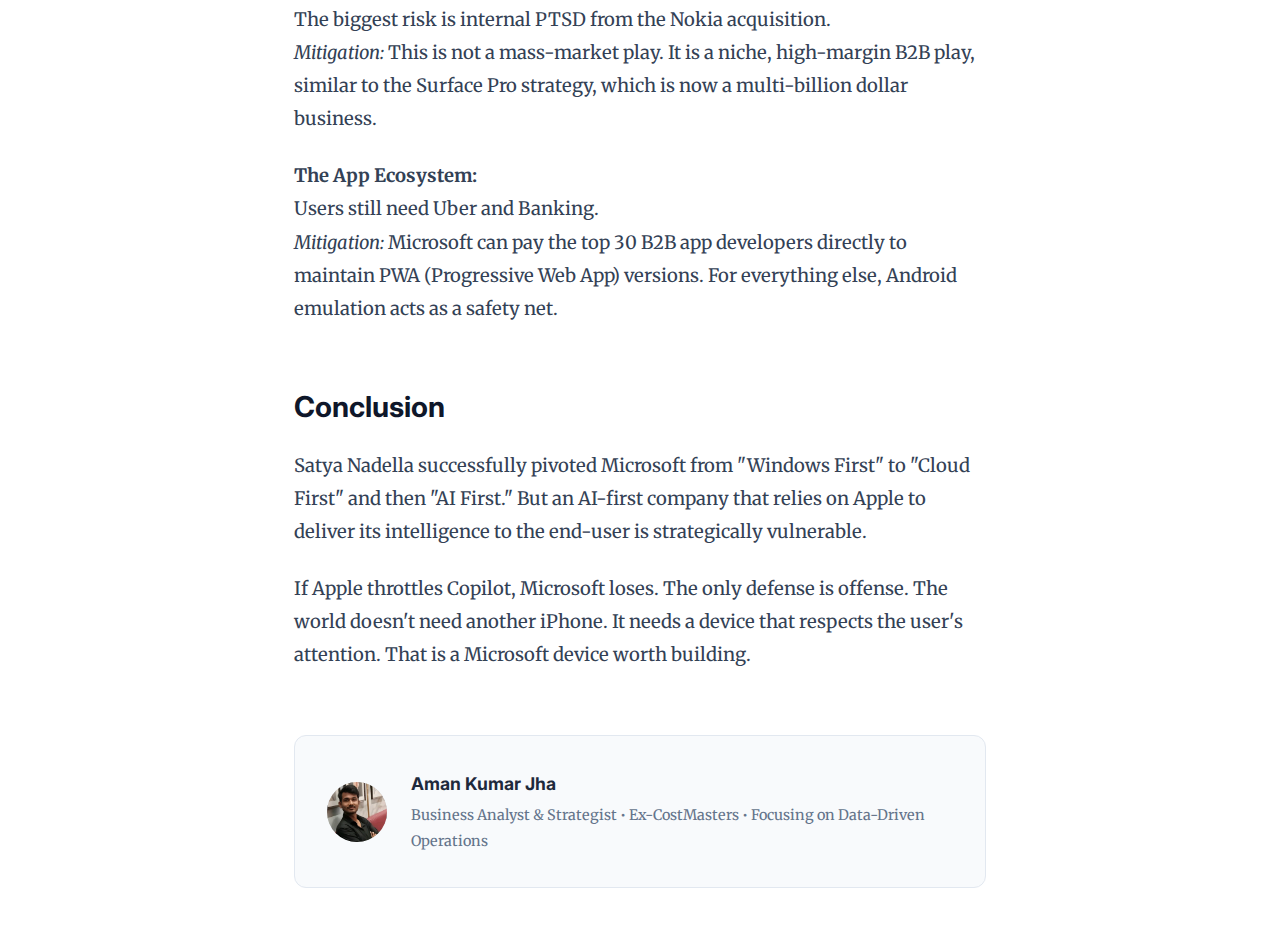
<file: posts/microsoft-mobile.html>
<!DOCTYPE html>
<html lang="en">
<head>
    <meta charset="UTF-8">
    <meta name="viewport" content="width=device-width, initial-scale=1.0">
    <title>Case Study: The Third Mobile Category | Aman Jha</title>
    <meta name="description" content="A strategic business case for Microsoft's re-entry into mobile: The Professional's Phone.">
    
    <link href="https://fonts.googleapis.com/css2?family=Inter:wght@300;400;600;700&family=Merriweather:ital,wght@0,300;0,700;0,900;1,300&display=swap" rel="stylesheet">
    <link rel="stylesheet" href="../style.css">
    
    <script type="application/ld+json">
    {
      "@context": "https://schema.org",
      "@type": "AnalysisNewsArticle",
      "headline": "Case Study: Why Microsoft Must Build the 'Professional Phone'",
      "author": "Aman Kumar Jha",
      "genre": "Tech Strategy",
      "publisher": "Aman Jha Portfolio",
      "datePublished": "2026-02-12",
      "description": "An analysis of the $15B opportunity in creating an AI-native mobile device for the enterprise workforce."
    }
    </script>

    <style>
        /* BLOG POST STYLING */
        body { background-color: #ffffff; color: #1e293b; font-family: 'Merriweather', serif; line-height: 1.8; }
        
        /* Layout */
        .post-container { max-width: 740px; margin: 0 auto; padding: 4rem 1.5rem; }
        
        /* Typography */
        h1 { font-family: 'Inter', sans-serif; font-size: 2.8rem; font-weight: 800; letter-spacing: -1px; line-height: 1.1; margin-bottom: 1rem; color: #0f172a; }
        h2 { font-family: 'Inter', sans-serif; font-size: 1.8rem; font-weight: 700; margin-top: 3.5rem; margin-bottom: 1rem; color: #0f172a; }
        h3 { font-family: 'Inter', sans-serif; font-size: 1.3rem; font-weight: 600; margin-top: 2rem; margin-bottom: 0.5rem; color: #334155; }
        p { font-size: 1.15rem; margin-bottom: 1.5rem; color: #334155; }
        
        /* Hero Section */
        .hero-meta { font-family: 'Inter', sans-serif; font-size: 0.9rem; color: #64748b; margin-bottom: 2rem; border-bottom: 1px solid #e2e8f0; padding-bottom: 2rem; display: flex; gap: 1.5rem; }
        .hero-tag { background: #e0e7ff; color: #4338ca; padding: 2px 8px; border-radius: 4px; font-weight: 600; font-size: 0.75rem; text-transform: uppercase; letter-spacing: 0.5px; align-self: center; }

        /* Insight Cards */
        .insight-card { background: #f8fafc; border-left: 4px solid #6366f1; padding: 2rem; margin: 2.5rem 0; border-radius: 0 8px 8px 0; }
        .insight-label { font-family: 'Inter', sans-serif; font-size: 0.75rem; font-weight: 800; color: #6366f1; text-transform: uppercase; letter-spacing: 1px; display: block; margin-bottom: 0.5rem; }
        .insight-text { font-size: 1.2rem; font-style: italic; font-weight: 500; color: #1e293b; margin: 0; }

        /* Data Grid */
        .stat-grid { display: grid; grid-template-columns: repeat(auto-fit, minmax(200px, 1fr)); gap: 1rem; margin: 2.5rem 0; }
        .stat-box { background: #0f172a; color: white; padding: 1.5rem; border-radius: 8px; text-align: center; }
        .stat-number { font-family: 'Inter', sans-serif; font-size: 2.5rem; font-weight: 700; display: block; color: #818cf8; }
        .stat-label { font-family: 'Inter', sans-serif; font-size: 0.85rem; opacity: 0.8; }

        /* Comparison Table */
        .strategy-table { width: 100%; border-collapse: collapse; margin: 2rem 0; font-family: 'Inter', sans-serif; font-size: 0.95rem; }
        .strategy-table th { text-align: left; background: #f1f5f9; padding: 1rem; border-bottom: 2px solid #cbd5e1; }
        .strategy-table td { padding: 1rem; border-bottom: 1px solid #e2e8f0; }
        .strategy-table tr:hover { background: #f8fafc; }

        /* List Styling */
        ul { padding-left: 1.5rem; margin-bottom: 2rem; }
        li { margin-bottom: 0.8rem; }
        
        /* Footer */
        .author-box { background: #f8fafc; padding: 2rem; margin-top: 4rem; border-radius: 12px; display: flex; align-items: center; gap: 1.5rem; border: 1px solid #e2e8f0; }
        .author-img { width: 60px; height: 60px; border-radius: 50%; background: #ddd; object-fit: cover; }
        .author-info h4 { font-family: 'Inter', sans-serif; margin: 0; font-size: 1.1rem; }
        .author-info p { font-size: 0.9rem; margin: 0.2rem 0 0 0; color: #64748b; }

    </style>
</head>
<body>

    <nav style="border-bottom: 1px solid #e2e8f0; position: sticky; top: 0; background: rgba(255,255,255,0.95); backdrop-filter: blur(10px); z-index: 100;">
        <div class="nav-container" style="padding: 1rem 1.5rem; max-width: 740px; margin: 0 auto;">
            <a href="../secret-sauce.html" style="text-decoration: none; font-weight: 600; font-family: 'Inter', sans-serif; color: #0f172a; font-size: 0.9rem;">← Back to Insights</a>
        </div>
    </nav>

    <article class="post-container">
        
        <header>
            <span class="hero-tag">Strategy Case Study</span>
            <h1>The $15 Billion Opportunity: Why Microsoft Must Re-Enter Mobile</h1>
            <div class="hero-meta">
                <span>By Aman Kumar Jha</span>
                <span>•</span>
                <span>Feb 12, 2026</span>
                <span>•</span>
                <span>8 min read</span>
            </div>
        </header>

        <p>The mobile OS market is arguably the most concentrated monopoly in modern tech history. Apple and Google currently control the digital lives of 5+ billion people. For the last decade, the industry consensus has been that this war is over.</p>
        
        <p>Microsoft, specifically, has accepted a role as a "tenant" on these platforms—providing the software (Office, Teams, Copilot) while paying rent to the landlords who own the glass.</p>
        
        <p><strong>This analysis argues that the consensus is wrong.</strong> A unique convergence of AI maturity, hardware commoditization, and "app fatigue" has opened a window for a third category of device.</p>

        <div class="stat-grid">
            <div class="stat-box">
                <span class="stat-number">1.5B</span>
                <span class="stat-label">Global Knowledge Workers</span>
            </div>
            <div class="stat-box">
                <span class="stat-number">30%</span>
                <span class="stat-label">"App Store Tax" Paid</span>
            </div>
            <div class="stat-box">
                <span class="stat-number">$15B</span>
                <span class="stat-label">projected Annual Revenue</span>
            </div>
        </div>

        <h2>1. The "Why Now" Argument</h2>
        <p>The failure of Windows Phone (2010-2017) haunts Redmond. But post-mortems often confuse <em>execution</em> with <em>timing</em>. Windows Phone failed because it tried to be "iPhone Lite" at a time when consumers wanted Snapchat and Instagram. It died because of the "App Gap."</p>
        
        <p>In 2026, three shifts have rendered the App Gap irrelevant:</p>
        
        <ul>
            <li><strong>AI Agents replace Apps:</strong> You no longer need an Expedia app if an AI agent can book the flight via API. The interface is shifting from <em>taps</em> to <em>intent</em>.</li>
            <li><strong>Digital Minimalism:</strong> Professionals are actively seeking hardware that reduces distraction. The "always-on" nature of iPhone/Android is becoming a bug, not a feature.</li>
            <li><strong>Enterprise Security:</strong> With the rise of remote work, IT departments are desperate for a device they can fully control, seamlessly integrated with Intune and Entra ID.</li>
        </ul>

        <div class="insight-card">
            <span class="insight-label">Key Insight</span>
            <p class="insight-text">"The next platform war isn't about Hardware OR Software. It is about the Trinity: Hardware + Software + AI. Microsoft owns 2 of the 3. It needs the hardware to close the loop."</p>
        </div>

        <h2>2. The Solution: "The Professional's Phone"</h2>
        <p>Microsoft should not build a consumer phone. It should build a <strong>Surface Mobile</strong> device positioned exclusively for the Enterprise.</p>
        
        <h3>The Concept</h3>
        <p>Imagine a matte-black magnesium slab. It runs a stripped-down Windows Core OS. It has no "App Store" in the traditional sense. It comes pre-loaded with the "Essential 30" (Teams, Outlook, Uber, Delta, Banking, Authenticator).</p>
        
        <p>Crucially, it features a hardware <strong>"Deep Work Switch."</strong> Flip it, and all notifications cease. The phone becomes purely a tool for output, not input.</p>

        <h3>Strategic Positioning</h3>
        <table class="strategy-table">
            <thead>
                <tr>
                    <th>Feature</th>
                    <th>iPhone (Apple)</th>
                    <th>Android (Google)</th>
                    <th>Surface Mobile (MSFT)</th>
                </tr>
            </thead>
            <tbody>
                <tr>
                    <td><strong>Primary Goal</strong></td>
                    <td>Engagement / Lifestyle</td>
                    <td>Data Collection / Ad Rev</td>
                    <td><strong>Productivity / Output</strong></td>
                </tr>
                <tr>
                    <td><strong>User Identity</strong></td>
                    <td>"I am Creative"</td>
                    <td>"I want Customization"</td>
                    <td><strong>"I am a Professional"</strong></td>
                </tr>
                <tr>
                    <td><strong>Killer Feature</strong></td>
                    <td>iMessage / Camera</td>
                    <td>Google Assistant</td>
                    <td><strong>Native Copilot Integration</strong></td>
                </tr>
            </tbody>
        </table>

        <h2>3. The Financial Case</h2>
        <p>We do not need to beat the iPhone. We only need to capture the boardroom. The target market is not the teenager; it is the 1.5 billion corporate employees.</p>
        
        <h3>Revenue Model</h3>
        <ul>
            <li><strong>Hardware:</strong> 15 Million units (1% of global workforce) @ $750 ASP = <strong>$11.25B</strong>.</li>
            <li><strong>Ecosystem Attach:</strong> Reduced churn on Office 365 and Copilot Pro licenses.</li>
            <li><strong>CAC (Customer Acquisition Cost):</strong> Near zero. Sales are made via existing B2B contracts ("Bundle 5,000 phones with your Azure renewal").</li>
        </ul>

        <h2>4. Risks & Mitigation</h2>
        <p><strong>The "It Failed Before" Objection:</strong><br>
        The biggest risk is internal PTSD from the Nokia acquisition.
        <br><em>Mitigation:</em> This is not a mass-market play. It is a niche, high-margin B2B play, similar to the Surface Pro strategy, which is now a multi-billion dollar business.</p>

        <p><strong>The App Ecosystem:</strong><br>
        Users still need Uber and Banking.
        <br><em>Mitigation:</em> Microsoft can pay the top 30 B2B app developers directly to maintain PWA (Progressive Web App) versions. For everything else, Android emulation acts as a safety net.</p>

        <h2>Conclusion</h2>
        <p>Satya Nadella successfully pivoted Microsoft from "Windows First" to "Cloud First" and then "AI First." But an AI-first company that relies on Apple to deliver its intelligence to the end-user is strategically vulnerable.</p>
        
        <p>If Apple throttles Copilot, Microsoft loses. The only defense is offense. The world doesn't need another iPhone. It needs a device that respects the user's attention. That is a Microsoft device worth building.</p>

        <div class="author-box">
            <img src="../profile-photo.jpg" alt="Aman Jha" class="author-img">
            <div class="author-info">
                <h4>Aman Kumar Jha</h4>
                <p>Business Analyst & Strategist • Ex-CostMasters • Focusing on Data-Driven Operations</p>
            </div>
        </div>

    </article>

</body>
</html>
</file>
<file: style.css>
/* style.css */

/* 1. Global Reset & Fonts */
* { margin: 0; padding: 0; box-sizing: border-box; scroll-behavior: smooth; }

:root {
    --primary: #6366f1;
    --dark: #0f172a;
    --light: #f8fafc;
    --text-gray: #475569;
    --gradient: linear-gradient(135deg, #667eea 0%, #764ba2 100%);
    --glass: rgba(255, 255, 255, 0.9);
}

body {
    font-family: 'Inter', sans-serif;
    line-height: 1.7;
    color: var(--dark);
    background-color: var(--light);
    overflow-x: hidden;
}

/* 2. Navigation Bar */
nav {
    position: fixed;
    top: 0;
    width: 100%;
    background: rgba(255, 255, 255, 0.85);
    backdrop-filter: blur(12px);
    border-bottom: 1px solid rgba(255,255,255,0.3);
    box-shadow: 0 4px 30px rgba(0,0,0,0.05);
    z-index: 1000;
    transition: all 0.3s ease;
}

.nav-container {
    max-width: 1280px;
    margin: 0 auto;
    padding: 1rem 2rem;
    display: flex;
    justify-content: space-between;
    align-items: center;
}

.logo {
    font-size: 1.75rem;
    font-weight: 800;
    background: var(--gradient);
    -webkit-background-clip: text;
    -webkit-text-fill-color: transparent;
    text-decoration: none;
    font-family: 'Poppins', sans-serif;
    letter-spacing: -1px;
}

.nav-links {
    display: flex;
    gap: 1.2rem; /* Reduced from 2.5rem */
    list-style: none;
    align-items: center;
}

.nav-links a {
    color: var(--dark);
    text-decoration: none;
    font-weight: 600;
    font-size: 0.85rem; /* Reduced from 0.95rem */
    transition: color 0.3s ease;
    position: relative;
    white-space: nowrap; /* Forces links to stay on one line */
}

.nav-links a:hover::after {
    width: 100%;
}

.mobile-menu-btn {
    display: none;
    background: none;
    border: none;
    font-size: 1.8rem;
    cursor: pointer;
    color: var(--dark);
}

/* 3. Hero Section */
.hero {
    min-height: 100vh;
    display: flex;
    align-items: center;
    background: linear-gradient(135deg, #667eea 0%, #764ba2 50%, #f093fb 100%);
    color: white;
    padding: 8rem 2rem 4rem;
    position: relative;
}

.hero-container {
    max-width: 1280px;
    margin: 0 auto;
    display: grid;
    grid-template-columns: 1.2fr 1fr;
    gap: 4rem;
    align-items: center;
}

.hero h1 {
    font-size: 4rem;
    font-weight: 900;
    margin-bottom: 1.5rem;
    font-family: 'Poppins', sans-serif;
    line-height: 1.1;
    text-shadow: 0 4px 10px rgba(0,0,0,0.1);
}

.profile-image {
    width: 380px;
    height: 380px;
    border-radius: 50%;
    object-fit: cover;
    border: 8px solid rgba(255,255,255,0.2);
    box-shadow: 0 20px 60px rgba(0,0,0,0.3);
    animation: float 6s ease-in-out infinite;
}

@keyframes float {
    0% { transform: translateY(0px); }
    50% { transform: translateY(-20px); }
    100% { transform: translateY(0px); }
}

/* 4. Sections & Components */
section { padding: 6rem 2rem; }
.container { max-width: 1280px; margin: 0 auto; }
.section-title {
    font-size: 2.5rem;
    font-weight: 800;
    text-align: center;
    margin-bottom: 4rem;
    font-family: 'Poppins', sans-serif;
    color: var(--dark);
    position: relative;
}

.section-title::after {
    content: '';
    display: block;
    width: 60px;
    height: 4px;
    background: var(--gradient);
    margin: 15px auto 0;
    border-radius: 2px;
}

/* Timeline */
.timeline { position: relative; max-width: 900px; margin: 0 auto; }
.timeline-item {
    margin-bottom: 3rem;
    padding: 3rem;
    background: white;
    border-radius: 24px;
    box-shadow: 0 10px 40px rgba(0,0,0,0.06);
    border: 1px solid rgba(0,0,0,0.05);
    transition: transform 0.3s ease, box-shadow 0.3s ease;
}

.timeline-item:hover {
    transform: translateY(-5px);
    box-shadow: 0 20px 60px rgba(99, 102, 241, 0.15);
    border-color: rgba(99, 102, 241, 0.3);
}

.timeline-title { font-size: 1.5rem; font-weight: 800; color: var(--dark); }
.timeline-company { color: var(--primary); font-weight: 700; margin-bottom: 1.5rem; display: block;}

/* Brands Grid */
.brands-worked { margin-top: 2.5rem; padding-top: 2rem; border-top: 2px dashed #e2e8f0; }
.brands-grid {
    display: grid;
    grid-template-columns: repeat(auto-fill, minmax(130px, 1fr));
    gap: 1rem;
    margin-top: 1.5rem;
}

.brand-logo {
    background: #fff;
    border: 1px solid #e2e8f0;
    border-radius: 12px;
    height: 90px;
    display: flex;
    align-items: center;
    justify-content: center;
    padding: 1rem;
    transition: all 0.3s ease;
}

.brand-logo img {
    max-width: 100%;
    max-height: 100%;
    object-fit: contain;
    filter: grayscale(100%);
    opacity: 0.6;
    transition: all 0.3s ease;
}

.brand-logo:hover { border-color: var(--primary); transform: translateY(-3px); }
.brand-logo:hover img { filter: grayscale(0%); opacity: 1; }

/* Skills Grid */
.skills-grid {
    display: grid;
    grid-template-columns: repeat(auto-fit, minmax(300px, 1fr));
    gap: 2rem;
}

.skill-card {
    padding: 2.5rem;
    background: white;
    border-radius: 20px;
    box-shadow: 0 4px 20px rgba(0,0,0,0.05);
    transition: all 0.3s ease;
    border-top: 5px solid transparent;
}

.skill-card:hover {
    border-top-color: var(--primary);
    transform: translateY(-5px);
    box-shadow: 0 15px 40px rgba(0,0,0,0.1);
}

/* 5. Mobile Responsiveness */
@media (max-width: 768px) {
    .nav-links {
        position: absolute;
        top: 70px;
        right: 0;
        background: white;
        width: 100%;
        flex-direction: column;
        align-items: center;
        padding: 2rem 0;
        box-shadow: 0 10px 20px rgba(0,0,0,0.1);
        display: none; /* Hidden by default */
    }
    .nav-links.active { display: flex; }
    .mobile-menu-btn { display: block; }
    
    .hero-container { grid-template-columns: 1fr; text-align: center; }
    .hero h1 { font-size: 2.5rem; }
    .profile-image { width: 250px; height: 250px; margin-top: 2rem; }
    
    .timeline-item { padding: 1.5rem; }
    .brands-grid { grid-template-columns: repeat(3, 1fr); }
}
</file>
